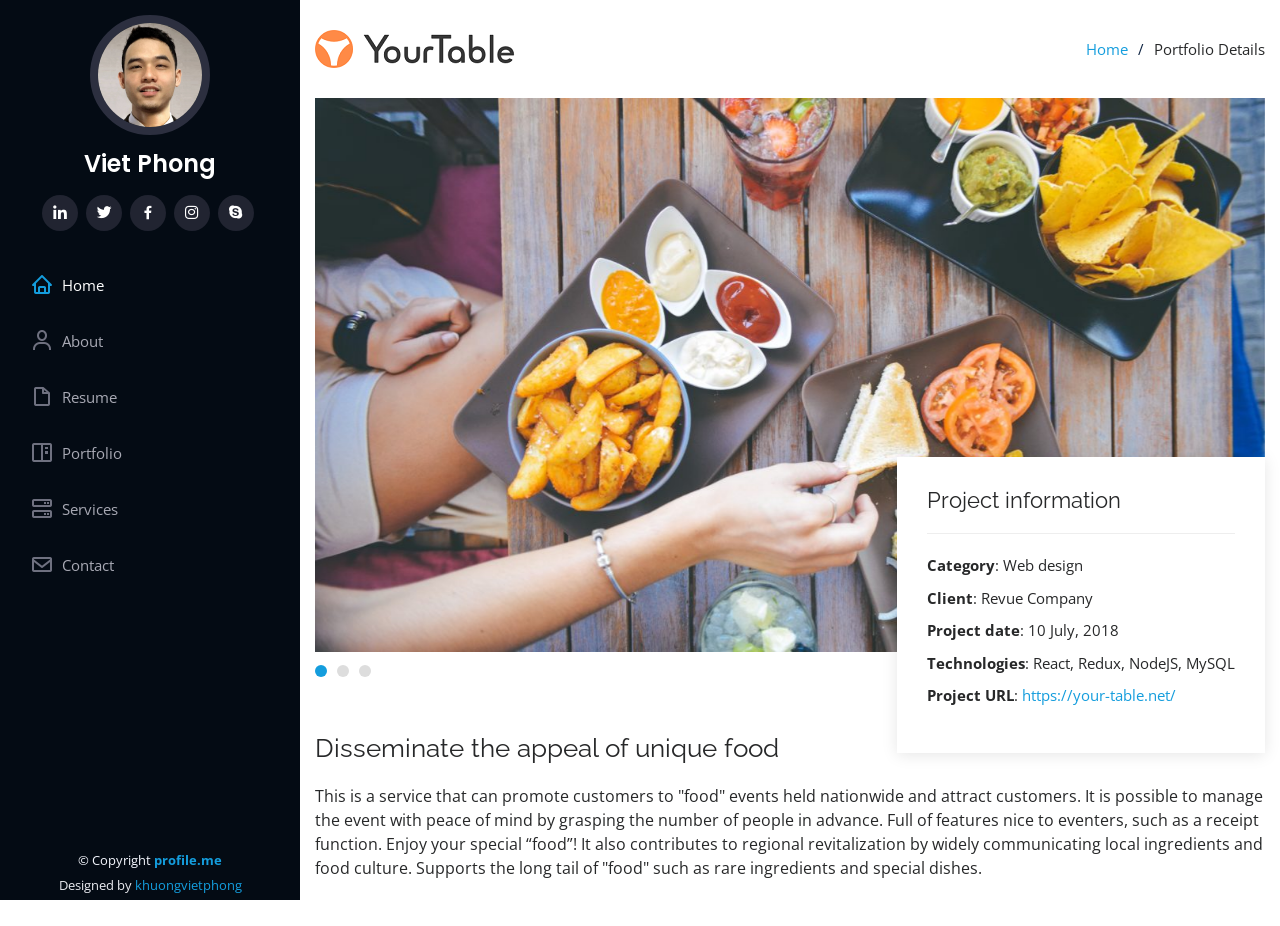
<file: portfolio-1-details.html>
﻿<!DOCTYPE html>
<html lang="en">
  <head>
    <meta charset="utf-8" />
    <meta content="width=device-width, initial-scale=1.0" name="viewport" />

    <title>Wiliamfeng - Portfolio Details</title>
    <meta content="" name="descriptison" />
    <meta content="" name="keywords" />

    <!-- Favicons -->
    <link href="assets\img\favicon.png" rel="icon" />
    <link href="assets\img\apple-touch-icon.png" rel="apple-touch-icon" />

    <!-- Google Fonts -->
    <link
      href="https://fonts.googleapis.com/css?family=Open+Sans:300,300i,400,400i,600,600i,700,700i|Raleway:300,300i,400,400i,500,500i,600,600i,700,700i|Poppins:300,300i,400,400i,500,500i,600,600i,700,700i"
      rel="stylesheet"
    />

    <!-- Vendor CSS Files -->
    <link
      href="assets\vendor\bootstrap\css\bootstrap.min.css"
      rel="stylesheet"
    />
    <link href="assets\vendor\icofont\icofont.min.css" rel="stylesheet" />
    <link href="assets\vendor\boxicons\css\boxicons.min.css" rel="stylesheet" />
    <link href="assets\vendor\venobox\venobox.css" rel="stylesheet" />
    <link
      href="assets\vendor\owl.carousel\assets\owl.carousel.min.css"
      rel="stylesheet"
    />
    <link href="assets\vendor\aos\aos.css" rel="stylesheet" />

    <!-- Template Main CSS File -->
    <link href="assets\css\style.css" rel="stylesheet" />

    <!-- =======================================================
  * Template Name: iPortfolio - v1.2.1
  * Template URL: https://devforum.info/frontend-template/
  * Author: DevForum.Info
  ======================================================== -->
  </head>

  <body>
    <!-- ======= Mobile nav toggle button ======= -->
    <button type="button" class="mobile-nav-toggle d-xl-none">
      <i class="icofont-navigation-menu"></i>
    </button>

    <!-- ======= Header ======= -->
    <header id="header">
      <div class="d-flex flex-column">
        <div class="profile">
          <img
            src="assets\img\avatar.jpg"
            alt=""
            class="img-fluid rounded-circle"
          />
          <h1 class="text-light"><a href="index.html">Viet Phong</a></h1>
          <div class="social-links mt-3 text-center">
            <a
              href="https://www.linkedin.com/in/viet-phong-6965911aa/"
              class="linkedin"
              target="blank"
              ><i class="bx bxl-linkedin"></i
            ></a>
            <a href="#" class="twitter"><i class="bx bxl-twitter"></i></a>
            <a href="#" class="facebook"><i class="bx bxl-facebook"></i></a>
            <a href="#" class="instagram"><i class="bx bxl-instagram"></i></a>
            <a href="#" class="google-plus"><i class="bx bxl-skype"></i></a>
          </div>
        </div>

        <nav class="nav-menu">
          <ul>
            <li class="active">
              <a href="index.html"
                ><i class="bx bx-home"></i> <span>Home</span></a
              >
            </li>
            <li>
              <a href="#about"><i class="bx bx-user"></i> <span>About</span></a>
            </li>
            <li>
              <a href="#resume"
                ><i class="bx bx-file-blank"></i> <span>Resume</span></a
              >
            </li>
            <li>
              <a href="#portfolio"
                ><i class="bx bx-book-content"></i> Portfolio</a
              >
            </li>
            <li>
              <a href="#services"><i class="bx bx-server"></i> Services</a>
            </li>
            <li>
              <a href="#contact"><i class="bx bx-envelope"></i> Contact</a>
            </li>
          </ul>
        </nav>
        <!-- .nav-menu -->
        <button type="button" class="mobile-nav-toggle d-xl-none">
          <i class="icofont-navigation-menu"></i>
        </button>
      </div>
    </header>
    <!-- End Header -->

    <main id="main">
      <!-- ======= Breadcrumbs ======= -->
      <section id="breadcrumbs" class="breadcrumbs">
        <div class="container">
          <div class="d-flex justify-content-between align-items-center">
            <img
              src="assets\img\portfolio\portfolio-1-logo.jpg"
              class="img-fluid"
              alt=""
            />
            <ol>
              <li><a href="index.html">Home</a></li>
              <li>Portfolio Details</li>
            </ol>
          </div>
        </div>
      </section>
      <!-- End Breadcrumbs -->

      <!-- ======= Portfolio Details Section ======= -->
      <section id="portfolio-details" class="portfolio-details">
        <div class="container">
          <div class="portfolio-details-container">
            <div class="owl-carousel portfolio-details-carousel">
              <img
                src="assets\img\portfolio\portfolio-details-11.jpg"
                class="img-fluid"
                alt=""
              />
              <img
                src="assets\img\portfolio\portfolio-details-12.jpg"
                class="img-fluid"
                alt=""
              />
              <img
                src="assets\img\portfolio\portfolio-details-13.jpg"
                class="img-fluid"
                alt=""
              />
            </div>

            <div class="portfolio-info">
              <h3>Project information</h3>
              <ul>
                <li><strong>Category</strong>: Web design</li>
                <li><strong>Client</strong>: Revue Company</li>
                <li><strong>Project date</strong>: 10 July, 2018</li>
                <li>
                  <strong>Technologies</strong>: React, Redux, NodeJS, MySQL
                </li>
                <li>
                  <strong>Project URL</strong>:
                  <a href="https://your-table.net/" target="_blank"
                    >https://your-table.net/</a
                  >
                </li>
              </ul>
            </div>
          </div>

          <div class="portfolio-description">
            <h2>Disseminate the appeal of unique food</h2>
            <p>
              This is a service that can promote customers to "food" events held
              nationwide and attract customers. It is possible to manage the
              event with peace of mind by grasping the number of people in
              advance. Full of features nice to eventers, such as a receipt
              function. Enjoy your special “food”! It also contributes to
              regional revitalization by widely communicating local ingredients
              and food culture. Supports the long tail of "food" such as rare
              ingredients and special dishes.
            </p>
          </div>
        </div>
      </section>
      <!-- End Portfolio Details Section -->
    </main>
    <!-- End #main -->

    <!-- ======= Footer ======= -->
    <footer id="footer">
      <div class="container">
        <div class="copyright">
          &copy; Copyright
          <strong><a href="">profile.me</a></strong>
        </div>
        <div class="credits">
          Designed by
          <a href="https://wiliamfeng.github.io/cv/">khuongvietphong</a>
        </div>
      </div>
    </footer>
    <!-- End  Footer -->

    <a href="#" class="back-to-top"><i class="icofont-simple-up"></i></a>

    <!-- Vendor JS Files -->
    <script src="assets\vendor\jquery\jquery.min.js"></script>
    <script src="assets\vendor\bootstrap\js\bootstrap.bundle.min.js"></script>
    <script src="assets\vendor\jquery.easing\jquery.easing.min.js"></script>
    <script src="assets\vendor\php-email-form\validate.js"></script>
    <script src="assets\vendor\waypoints\jquery.waypoints.min.js"></script>
    <script src="assets\vendor\counterup\counterup.min.js"></script>
    <script src="assets\vendor\isotope-layout\isotope.pkgd.min.js"></script>
    <script src="assets\vendor\venobox\venobox.min.js"></script>
    <script src="assets\vendor\owl.carousel\owl.carousel.min.js"></script>
    <script src="assets\vendor\typed.js\typed.min.js"></script>
    <script src="assets\vendor\aos\aos.js"></script>

    <!-- Template Main JS File -->
    <script src="assets\js\main.js"></script>
  </body>
</html>
</file>
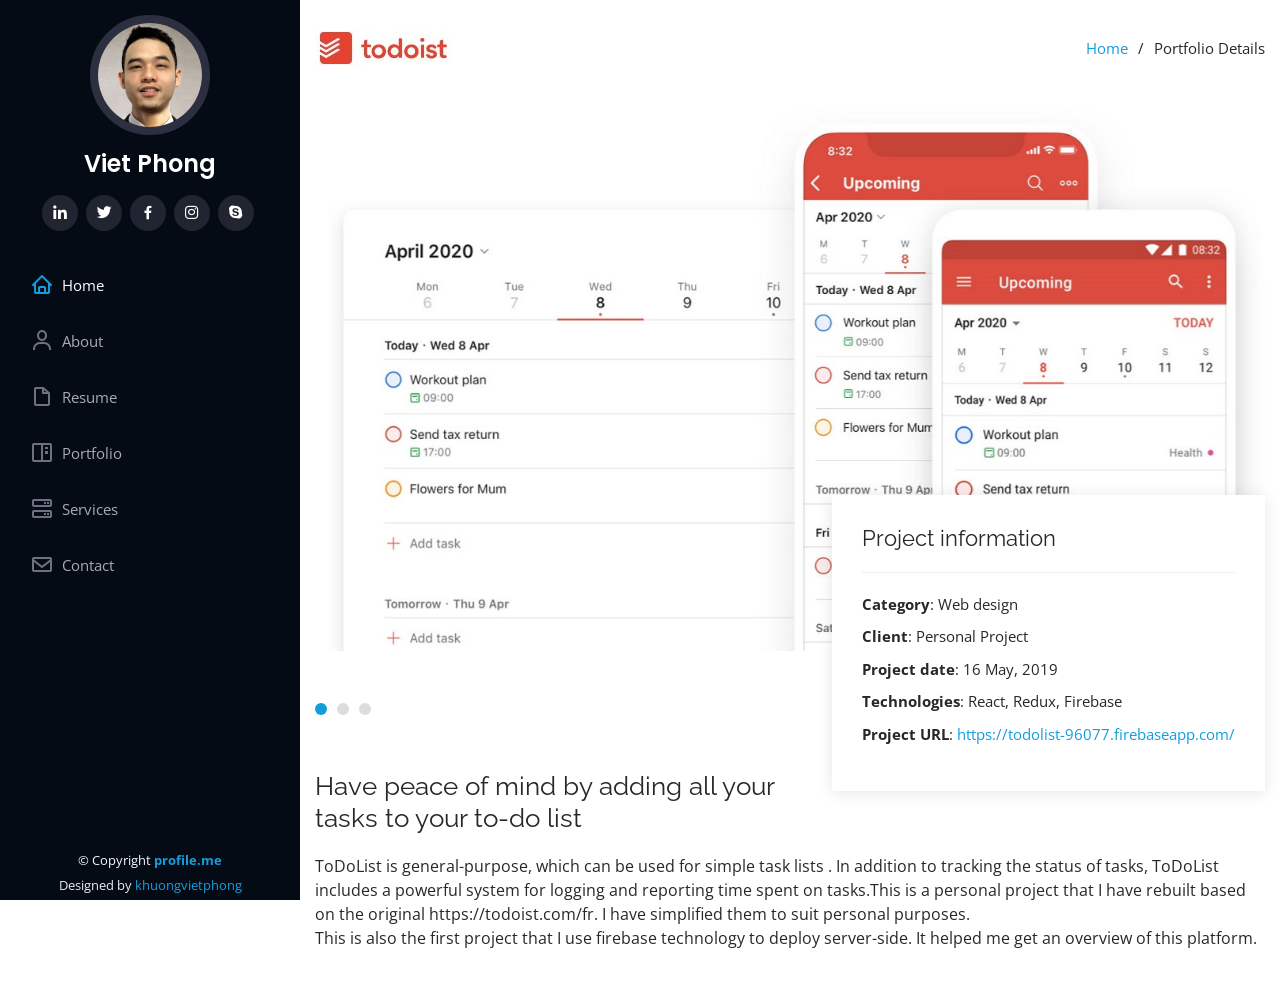
<file: portfolio-2-details.html>
﻿<!DOCTYPE html>
<html lang="en">
  <head>
    <meta charset="utf-8" />
    <meta content="width=device-width, initial-scale=1.0" name="viewport" />

    <title>Wiliamfeng - Portfolio Details</title>
    <meta content="" name="descriptison" />
    <meta content="" name="keywords" />

    <!-- Favicons -->
    <link href="assets\img\favicon.png" rel="icon" />
    <link href="assets\img\apple-touch-icon.png" rel="apple-touch-icon" />

    <!-- Google Fonts -->
    <link
      href="https://fonts.googleapis.com/css?family=Open+Sans:300,300i,400,400i,600,600i,700,700i|Raleway:300,300i,400,400i,500,500i,600,600i,700,700i|Poppins:300,300i,400,400i,500,500i,600,600i,700,700i"
      rel="stylesheet"
    />

    <!-- Vendor CSS Files -->
    <link
      href="assets\vendor\bootstrap\css\bootstrap.min.css"
      rel="stylesheet"
    />
    <link href="assets\vendor\icofont\icofont.min.css" rel="stylesheet" />
    <link href="assets\vendor\boxicons\css\boxicons.min.css" rel="stylesheet" />
    <link href="assets\vendor\venobox\venobox.css" rel="stylesheet" />
    <link
      href="assets\vendor\owl.carousel\assets\owl.carousel.min.css"
      rel="stylesheet"
    />
    <link href="assets\vendor\aos\aos.css" rel="stylesheet" />

    <!-- Template Main CSS File -->
    <link href="assets\css\style.css" rel="stylesheet" />

    <!-- =======================================================
  * Template Name: iPortfolio - v1.2.1
  * Template URL: https://devforum.info/frontend-template/
  * Author: DevForum.Info
  ======================================================== -->
  </head>

  <body>
    <!-- ======= Mobile nav toggle button ======= -->
    <button type="button" class="mobile-nav-toggle d-xl-none">
      <i class="icofont-navigation-menu"></i>
    </button>

    <!-- ======= Header ======= -->
    <header id="header">
      <div class="d-flex flex-column">
        <div class="profile">
          <img
            src="assets\img\avatar.jpg"
            alt=""
            class="img-fluid rounded-circle"
          />
          <h1 class="text-light"><a href="index.html">Viet Phong</a></h1>
          <div class="social-links mt-3 text-center">
            <a
              href="https://www.linkedin.com/in/viet-phong-6965911aa/"
              class="linkedin"
              target="blank"
              ><i class="bx bxl-linkedin"></i
            ></a>
            <a href="#" class="twitter"><i class="bx bxl-twitter"></i></a>
            <a href="#" class="facebook"><i class="bx bxl-facebook"></i></a>
            <a href="#" class="instagram"><i class="bx bxl-instagram"></i></a>
            <a href="#" class="google-plus"><i class="bx bxl-skype"></i></a>
          </div>
        </div>

        <nav class="nav-menu">
          <ul>
            <li class="active">
              <a href="index.html"
                ><i class="bx bx-home"></i> <span>Home</span></a
              >
            </li>
            <li>
              <a href="#about"><i class="bx bx-user"></i> <span>About</span></a>
            </li>
            <li>
              <a href="#resume"
                ><i class="bx bx-file-blank"></i> <span>Resume</span></a
              >
            </li>
            <li>
              <a href="#portfolio"
                ><i class="bx bx-book-content"></i> Portfolio</a
              >
            </li>
            <li>
              <a href="#services"><i class="bx bx-server"></i> Services</a>
            </li>
            <li>
              <a href="#contact"><i class="bx bx-envelope"></i> Contact</a>
            </li>
          </ul>
        </nav>
        <!-- .nav-menu -->
        <button type="button" class="mobile-nav-toggle d-xl-none">
          <i class="icofont-navigation-menu"></i>
        </button>
      </div>
    </header>
    <!-- End Header -->

    <main id="main">
      <!-- ======= Breadcrumbs ======= -->
      <section id="breadcrumbs" class="breadcrumbs">
        <div class="container">
          <div class="d-flex justify-content-between align-items-center">
            <img
              src="assets\img\portfolio\portfolio-2-logo.jpg"
              class="img-fluid"
              alt=""
            />
            <ol>
              <li><a href="index.html">Home</a></li>
              <li>Portfolio Details</li>
            </ol>
          </div>
        </div>
      </section>
      <!-- End Breadcrumbs -->

      <!-- ======= Portfolio Details Section ======= -->
      <section id="portfolio-details" class="portfolio-details">
        <div class="container">
          <div class="portfolio-details-container">
            <div class="owl-carousel portfolio-details-carousel">
              <img
                src="assets\img\portfolio\portfolio-details-21.jpg"
                class="img-fluid"
                alt=""
              />
              <img
                src="assets\img\portfolio\portfolio-details-22.jpg"
                class="img-fluid"
                alt=""
              />
              <img
                src="assets\img\portfolio\portfolio-details-23.jpg"
                class="img-fluid"
                alt=""
              />
            </div>

            <div class="portfolio-info">
              <h3>Project information</h3>
              <ul>
                <li><strong>Category</strong>: Web design</li>
                <li><strong>Client</strong>: Personal Project</li>
                <li><strong>Project date</strong>: 16 May, 2019</li>
                <li><strong>Technologies</strong>: React, Redux, Firebase</li>
                <li>
                  <strong>Project URL</strong>:
                  <a
                    href="https://todolist-96077.firebaseapp.com/"
                    target="_blank"
                    >https://todolist-96077.firebaseapp.com/</a
                  >
                </li>
              </ul>
            </div>
          </div>

          <div class="portfolio-description">
            <h2>
              Have peace of mind by adding all your tasks to your to-do list
            </h2>
            <p>
              ToDoList is general-purpose, which can be used for simple task
              lists . In addition to tracking the status of tasks, ToDoList
              includes a powerful system for logging and reporting time spent on
              tasks.This is a personal project that I have rebuilt based on the
              original https://todoist.com/fr. I have simplified them to suit
              personal purposes.<br />
              This is also the first project that I use firebase technology to
              deploy server-side. It helped me get an overview of this platform.
            </p>
          </div>
        </div>
      </section>
      <!-- End Portfolio Details Section -->
    </main>
    <!-- End #main -->

    <!-- ======= Footer ======= -->
    <footer id="footer">
      <div class="container">
        <div class="copyright">
          &copy; Copyright
          <strong><a href="">profile.me</a></strong>
        </div>
        <div class="credits">
          Designed by
          <a href="https://wiliamfeng.github.io/cv/">khuongvietphong</a>
        </div>
      </div>
    </footer>
    <!-- End  Footer -->

    <a href="#" class="back-to-top"><i class="icofont-simple-up"></i></a>

    <!-- Vendor JS Files -->
    <script src="assets\vendor\jquery\jquery.min.js"></script>
    <script src="assets\vendor\bootstrap\js\bootstrap.bundle.min.js"></script>
    <script src="assets\vendor\jquery.easing\jquery.easing.min.js"></script>
    <script src="assets\vendor\php-email-form\validate.js"></script>
    <script src="assets\vendor\waypoints\jquery.waypoints.min.js"></script>
    <script src="assets\vendor\counterup\counterup.min.js"></script>
    <script src="assets\vendor\isotope-layout\isotope.pkgd.min.js"></script>
    <script src="assets\vendor\venobox\venobox.min.js"></script>
    <script src="assets\vendor\owl.carousel\owl.carousel.min.js"></script>
    <script src="assets\vendor\typed.js\typed.min.js"></script>
    <script src="assets\vendor\aos\aos.js"></script>

    <!-- Template Main JS File -->
    <script src="assets\js\main.js"></script>
  </body>
</html>
</file>
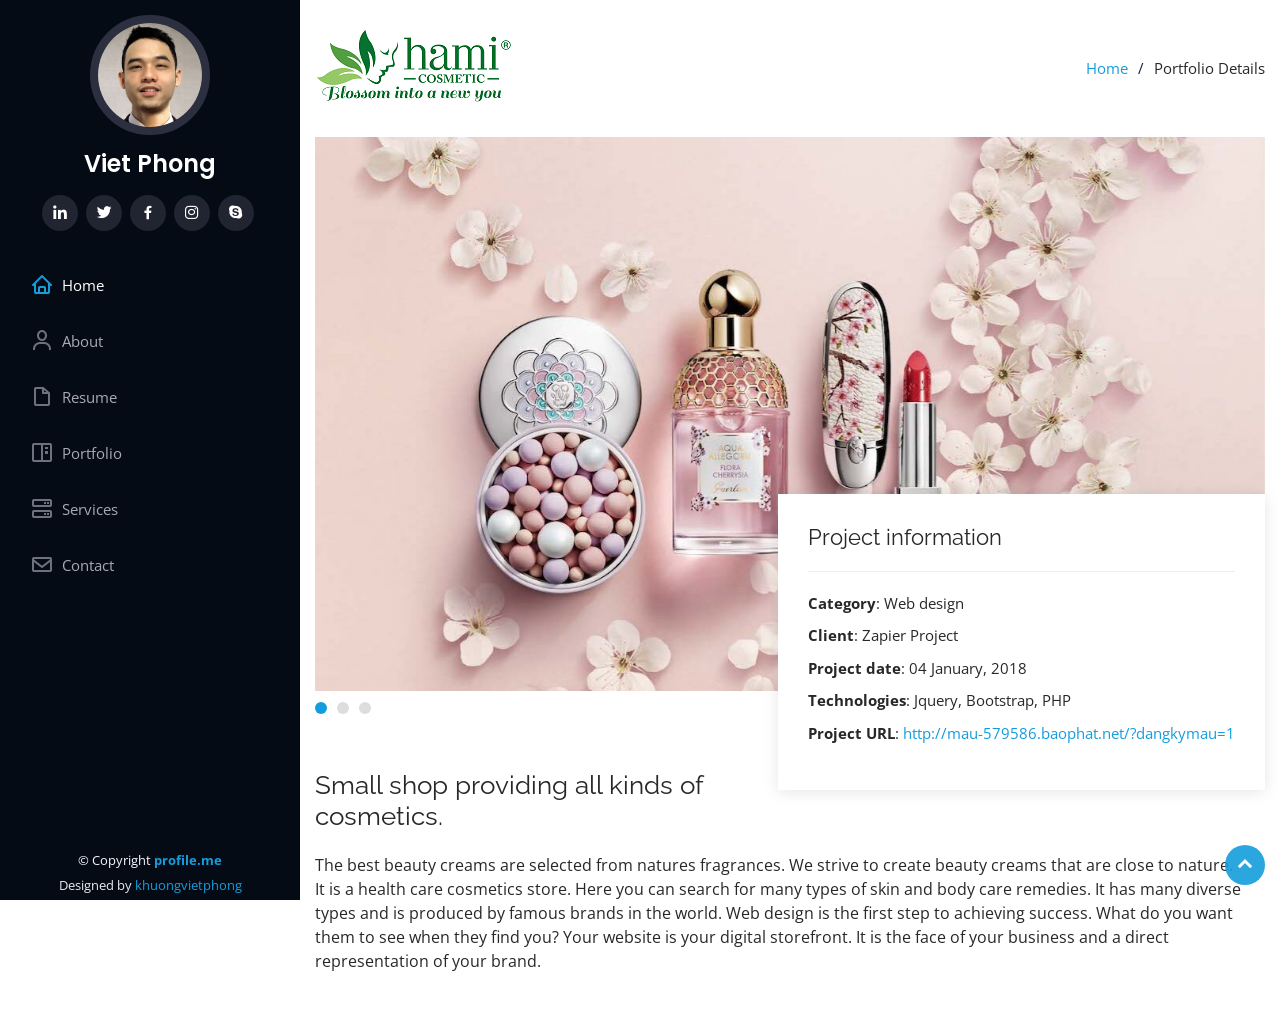
<file: portfolio-3-details.html>
﻿<!DOCTYPE html>
<html lang="en">
  <head>
    <meta charset="utf-8" />
    <meta content="width=device-width, initial-scale=1.0" name="viewport" />

    <title>Wiliamfeng - Portfolio Details</title>
    <meta content="" name="descriptison" />
    <meta content="" name="keywords" />

    <!-- Favicons -->
    <link href="assets\img\favicon.png" rel="icon" />
    <link href="assets\img\apple-touch-icon.png" rel="apple-touch-icon" />

    <!-- Google Fonts -->
    <link
      href="https://fonts.googleapis.com/css?family=Open+Sans:300,300i,400,400i,600,600i,700,700i|Raleway:300,300i,400,400i,500,500i,600,600i,700,700i|Poppins:300,300i,400,400i,500,500i,600,600i,700,700i"
      rel="stylesheet"
    />

    <!-- Vendor CSS Files -->
    <link
      href="assets\vendor\bootstrap\css\bootstrap.min.css"
      rel="stylesheet"
    />
    <link href="assets\vendor\icofont\icofont.min.css" rel="stylesheet" />
    <link href="assets\vendor\boxicons\css\boxicons.min.css" rel="stylesheet" />
    <link href="assets\vendor\venobox\venobox.css" rel="stylesheet" />
    <link
      href="assets\vendor\owl.carousel\assets\owl.carousel.min.css"
      rel="stylesheet"
    />
    <link href="assets\vendor\aos\aos.css" rel="stylesheet" />

    <!-- Template Main CSS File -->
    <link href="assets\css\style.css" rel="stylesheet" />

    <!-- =======================================================
  * Template Name: iPortfolio - v1.2.1
  * Template URL: https://devforum.info/frontend-template/
  * Author: DevForum.Info
  ======================================================== -->
  </head>

  <body>
    <!-- ======= Mobile nav toggle button ======= -->
    <button type="button" class="mobile-nav-toggle d-xl-none">
      <i class="icofont-navigation-menu"></i>
    </button>

    <!-- ======= Header ======= -->
    <header id="header">
      <div class="d-flex flex-column">
        <div class="profile">
          <img
            src="assets\img\avatar.jpg"
            alt=""
            class="img-fluid rounded-circle"
          />
          <h1 class="text-light"><a href="index.html">Viet Phong</a></h1>
          <div class="social-links mt-3 text-center">
            <a
              href="https://www.linkedin.com/in/viet-phong-6965911aa/"
              class="linkedin"
              target="blank"
              ><i class="bx bxl-linkedin"></i
            ></a>
            <a href="#" class="twitter"><i class="bx bxl-twitter"></i></a>
            <a href="#" class="facebook"><i class="bx bxl-facebook"></i></a>
            <a href="#" class="instagram"><i class="bx bxl-instagram"></i></a>
            <a href="#" class="google-plus"><i class="bx bxl-skype"></i></a>
          </div>
        </div>

        <nav class="nav-menu">
          <ul>
            <li class="active">
              <a href="index.html"
                ><i class="bx bx-home"></i> <span>Home</span></a
              >
            </li>
            <li>
              <a href="#about"><i class="bx bx-user"></i> <span>About</span></a>
            </li>
            <li>
              <a href="#resume"
                ><i class="bx bx-file-blank"></i> <span>Resume</span></a
              >
            </li>
            <li>
              <a href="#portfolio"
                ><i class="bx bx-book-content"></i> Portfolio</a
              >
            </li>
            <li>
              <a href="#services"><i class="bx bx-server"></i> Services</a>
            </li>
            <li>
              <a href="#contact"><i class="bx bx-envelope"></i> Contact</a>
            </li>
          </ul>
        </nav>
        <!-- .nav-menu -->
        <button type="button" class="mobile-nav-toggle d-xl-none">
          <i class="icofont-navigation-menu"></i>
        </button>
      </div>
    </header>
    <!-- End Header -->

    <main id="main">
      <!-- ======= Breadcrumbs ======= -->
      <section id="breadcrumbs" class="breadcrumbs">
        <div class="container">
          <div class="d-flex justify-content-between align-items-center">
            <img
              src="assets\img\portfolio\portfolio-3-logo.jpg"
              class="img-fluid"
              alt=""
            />
            <ol>
              <li><a href="index.html">Home</a></li>
              <li>Portfolio Details</li>
            </ol>
          </div>
        </div>
      </section>
      <!-- End Breadcrumbs -->

      <!-- ======= Portfolio Details Section ======= -->
      <section id="portfolio-details" class="portfolio-details">
        <div class="container">
          <div class="portfolio-details-container">
            <div class="owl-carousel portfolio-details-carousel">
              <img
                src="assets\img\portfolio\portfolio-details-31.jpg"
                class="img-fluid"
                alt=""
              />
              <img
                src="assets\img\portfolio\portfolio-details-32.jpg"
                class="img-fluid"
                alt=""
              />
              <img
                src="assets\img\portfolio\portfolio-details-33.jpg"
                class="img-fluid"
                alt=""
              />
            </div>

            <div class="portfolio-info">
              <h3>Project information</h3>
              <ul>
                <li><strong>Category</strong>: Web design</li>
                <li><strong>Client</strong>: Zapier Project</li>
                <li><strong>Project date</strong>: 04 January, 2018</li>
                <li><strong>Technologies</strong>: Jquery, Bootstrap, PHP</li>
                <li>
                  <strong>Project URL</strong>:
                  <a
                    href="http://mau-579586.baophat.net/?dangkymau=1"
                    target="_blank"
                    >http://mau-579586.baophat.net/?dangkymau=1</a
                  >
                </li>
              </ul>
            </div>
          </div>

          <div class="portfolio-description">
            <h2>
              Small shop providing all kinds of cosmetics.
            </h2>
            <p>
              The best beauty creams are selected from natures fragrances. We
              strive to create beauty creams that are close to nature.<br />
              It is a health care cosmetics store. Here you can search for many
              types of skin and body care remedies. It has many diverse types
              and is produced by famous brands in the world. Web design is the
              first step to achieving success. What do you want them to see when
              they find you? Your website is your digital storefront. It is the
              face of your business and a direct representation of your brand.
            </p>
          </div>
        </div>
      </section>
      <!-- End Portfolio Details Section -->
    </main>
    <!-- End #main -->

    <!-- ======= Footer ======= -->
    <footer id="footer">
      <div class="container">
        <div class="copyright">
          &copy; Copyright
          <strong><a href="">profile.me</a></strong>
        </div>
        <div class="credits">
          Designed by
          <a href="https://wiliamfeng.github.io/cv/">khuongvietphong</a>
        </div>
      </div>
    </footer>
    <!-- End  Footer -->

    <a href="#" class="back-to-top"><i class="icofont-simple-up"></i></a>

    <!-- Vendor JS Files -->
    <script src="assets\vendor\jquery\jquery.min.js"></script>
    <script src="assets\vendor\bootstrap\js\bootstrap.bundle.min.js"></script>
    <script src="assets\vendor\jquery.easing\jquery.easing.min.js"></script>
    <script src="assets\vendor\php-email-form\validate.js"></script>
    <script src="assets\vendor\waypoints\jquery.waypoints.min.js"></script>
    <script src="assets\vendor\counterup\counterup.min.js"></script>
    <script src="assets\vendor\isotope-layout\isotope.pkgd.min.js"></script>
    <script src="assets\vendor\venobox\venobox.min.js"></script>
    <script src="assets\vendor\owl.carousel\owl.carousel.min.js"></script>
    <script src="assets\vendor\typed.js\typed.min.js"></script>
    <script src="assets\vendor\aos\aos.js"></script>

    <!-- Template Main JS File -->
    <script src="assets\js\main.js"></script>
  </body>
</html>
</file>
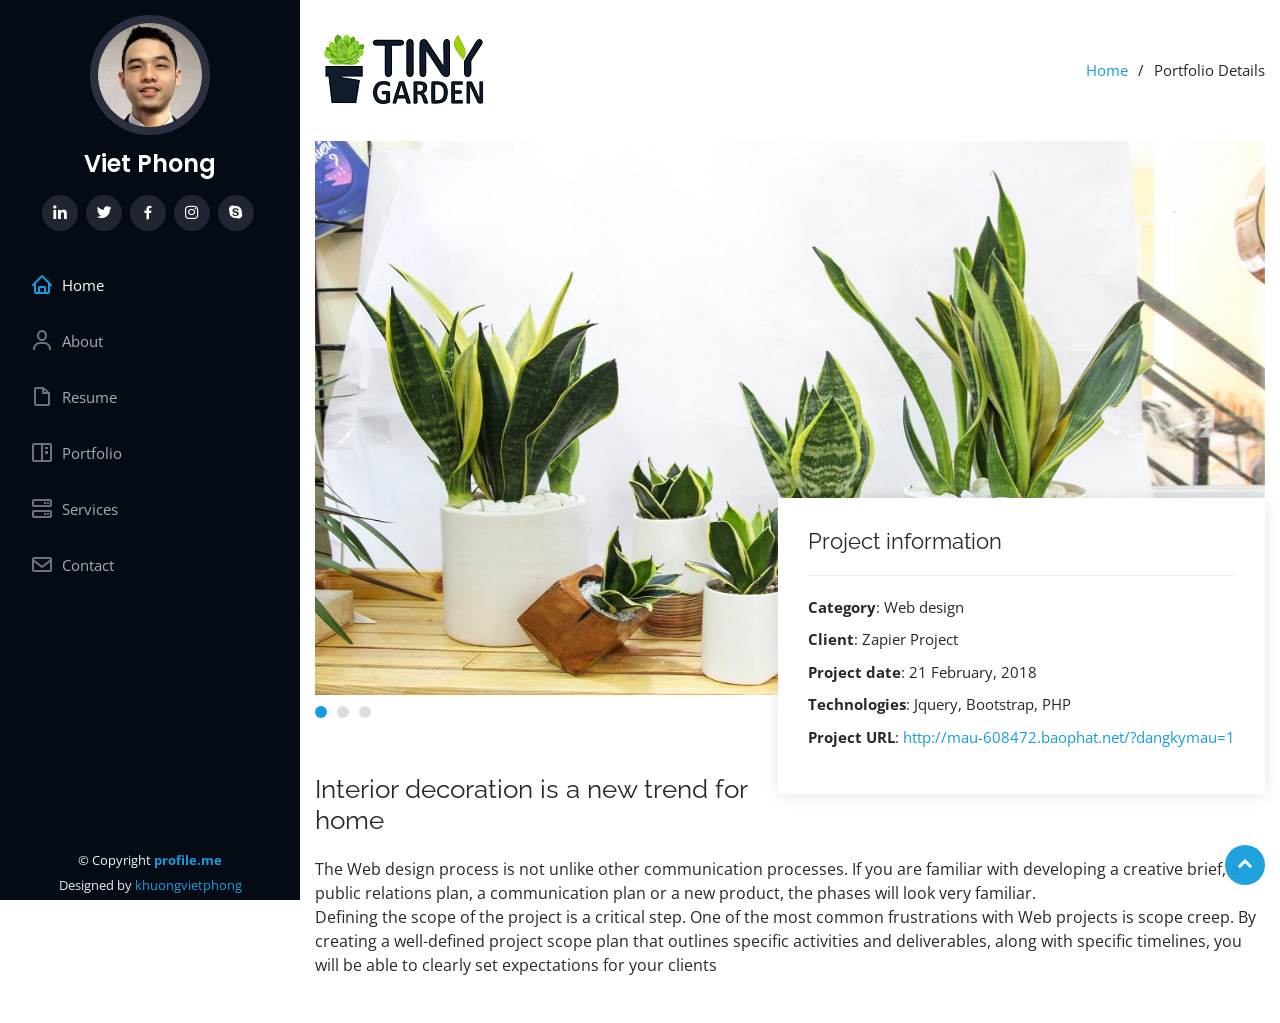
<file: portfolio-4-details.html>
﻿<!DOCTYPE html>
<html lang="en">
  <head>
    <meta charset="utf-8" />
    <meta content="width=device-width, initial-scale=1.0" name="viewport" />

    <title>Wiliamfeng - Portfolio Details</title>
    <meta content="" name="descriptison" />
    <meta content="" name="keywords" />

    <!-- Favicons -->
    <link href="assets\img\favicon.png" rel="icon" />
    <link href="assets\img\apple-touch-icon.png" rel="apple-touch-icon" />

    <!-- Google Fonts -->
    <link
      href="https://fonts.googleapis.com/css?family=Open+Sans:300,300i,400,400i,600,600i,700,700i|Raleway:300,300i,400,400i,500,500i,600,600i,700,700i|Poppins:300,300i,400,400i,500,500i,600,600i,700,700i"
      rel="stylesheet"
    />

    <!-- Vendor CSS Files -->
    <link
      href="assets\vendor\bootstrap\css\bootstrap.min.css"
      rel="stylesheet"
    />
    <link href="assets\vendor\icofont\icofont.min.css" rel="stylesheet" />
    <link href="assets\vendor\boxicons\css\boxicons.min.css" rel="stylesheet" />
    <link href="assets\vendor\venobox\venobox.css" rel="stylesheet" />
    <link
      href="assets\vendor\owl.carousel\assets\owl.carousel.min.css"
      rel="stylesheet"
    />
    <link href="assets\vendor\aos\aos.css" rel="stylesheet" />

    <!-- Template Main CSS File -->
    <link href="assets\css\style.css" rel="stylesheet" />

    <!-- =======================================================
  * Template Name: iPortfolio - v1.2.1
  * Template URL: https://devforum.info/frontend-template/
  * Author: DevForum.Info
  ======================================================== -->
  </head>

  <body>
    <!-- ======= Mobile nav toggle button ======= -->
    <button type="button" class="mobile-nav-toggle d-xl-none">
      <i class="icofont-navigation-menu"></i>
    </button>

    <!-- ======= Header ======= -->
    <header id="header">
      <div class="d-flex flex-column">
        <div class="profile">
          <img
            src="assets\img\avatar.jpg"
            alt=""
            class="img-fluid rounded-circle"
          />
          <h1 class="text-light"><a href="index.html">Viet Phong</a></h1>
          <div class="social-links mt-3 text-center">
            <a
              href="https://www.linkedin.com/in/viet-phong-6965911aa/"
              class="linkedin"
              target="blank"
              ><i class="bx bxl-linkedin"></i
            ></a>
            <a href="#" class="twitter"><i class="bx bxl-twitter"></i></a>
            <a href="#" class="facebook"><i class="bx bxl-facebook"></i></a>
            <a href="#" class="instagram"><i class="bx bxl-instagram"></i></a>
            <a href="#" class="google-plus"><i class="bx bxl-skype"></i></a>
          </div>
        </div>

        <nav class="nav-menu">
          <ul>
            <li class="active">
              <a href="index.html"
                ><i class="bx bx-home"></i> <span>Home</span></a
              >
            </li>
            <li>
              <a href="#about"><i class="bx bx-user"></i> <span>About</span></a>
            </li>
            <li>
              <a href="#resume"
                ><i class="bx bx-file-blank"></i> <span>Resume</span></a
              >
            </li>
            <li>
              <a href="#portfolio"
                ><i class="bx bx-book-content"></i> Portfolio</a
              >
            </li>
            <li>
              <a href="#services"><i class="bx bx-server"></i> Services</a>
            </li>
            <li>
              <a href="#contact"><i class="bx bx-envelope"></i> Contact</a>
            </li>
          </ul>
        </nav>
        <!-- .nav-menu -->
        <button type="button" class="mobile-nav-toggle d-xl-none">
          <i class="icofont-navigation-menu"></i>
        </button>
      </div>
    </header>
    <!-- End Header -->

    <main id="main">
      <!-- ======= Breadcrumbs ======= -->
      <section id="breadcrumbs" class="breadcrumbs">
        <div class="container">
          <div class="d-flex justify-content-between align-items-center">
            <img
              src="assets\img\portfolio\portfolio-4-logo.jpg"
              class="img-fluid"
              alt=""
            />
            <ol>
              <li><a href="index.html">Home</a></li>
              <li>Portfolio Details</li>
            </ol>
          </div>
        </div>
      </section>
      <!-- End Breadcrumbs -->

      <!-- ======= Portfolio Details Section ======= -->
      <section id="portfolio-details" class="portfolio-details">
        <div class="container">
          <div class="portfolio-details-container">
            <div class="owl-carousel portfolio-details-carousel">
              <img
                src="assets\img\portfolio\portfolio-details-41.jpg"
                class="img-fluid"
                alt=""
              />
              <img
                src="assets\img\portfolio\portfolio-details-42.jpg"
                class="img-fluid"
                alt=""
              />
              <img
                src="assets\img\portfolio\portfolio-details-43.jpg"
                class="img-fluid"
                alt=""
              />
            </div>

            <div class="portfolio-info">
              <h3>Project information</h3>
              <ul>
                <li><strong>Category</strong>: Web design</li>
                <li><strong>Client</strong>: Zapier Project</li>
                <li><strong>Project date</strong>: 21 February, 2018</li>
                <li><strong>Technologies</strong>: Jquery, Bootstrap, PHP</li>
                <li>
                  <strong>Project URL</strong>:
                  <a
                    href="http://mau-608472.baophat.net/?dangkymau=1"
                    target="_blank"
                    >http://mau-608472.baophat.net/?dangkymau=1</a
                  >
                </li>
              </ul>
            </div>
          </div>

          <div class="portfolio-description">
            <h2>
              Interior decoration is a new trend for home
            </h2>
            <p>
              The Web design process is not unlike other communication
              processes. If you are familiar with developing a creative brief, a
              public relations plan, a communication plan or a new product, the
              phases will look very familiar.<br />
              Defining the scope of the project is a critical step. One of the
              most common frustrations with Web projects is scope creep. By
              creating a well-defined project scope plan that outlines specific
              activities and deliverables, along with specific timelines, you
              will be able to clearly set expectations for your clients
            </p>
          </div>
        </div>
      </section>
      <!-- End Portfolio Details Section -->
    </main>
    <!-- End #main -->

    <!-- ======= Footer ======= -->
    <footer id="footer">
      <div class="container">
        <div class="copyright">
          &copy; Copyright
          <strong><a href="">profile.me</a></strong>
        </div>
        <div class="credits">
          Designed by
          <a href="https://wiliamfeng.github.io/cv/">khuongvietphong</a>
        </div>
      </div>
    </footer>
    <!-- End  Footer -->

    <a href="#" class="back-to-top"><i class="icofont-simple-up"></i></a>

    <!-- Vendor JS Files -->
    <script src="assets\vendor\jquery\jquery.min.js"></script>
    <script src="assets\vendor\bootstrap\js\bootstrap.bundle.min.js"></script>
    <script src="assets\vendor\jquery.easing\jquery.easing.min.js"></script>
    <script src="assets\vendor\php-email-form\validate.js"></script>
    <script src="assets\vendor\waypoints\jquery.waypoints.min.js"></script>
    <script src="assets\vendor\counterup\counterup.min.js"></script>
    <script src="assets\vendor\isotope-layout\isotope.pkgd.min.js"></script>
    <script src="assets\vendor\venobox\venobox.min.js"></script>
    <script src="assets\vendor\owl.carousel\owl.carousel.min.js"></script>
    <script src="assets\vendor\typed.js\typed.min.js"></script>
    <script src="assets\vendor\aos\aos.js"></script>

    <!-- Template Main JS File -->
    <script src="assets\js\main.js"></script>
  </body>
</html>
</file>
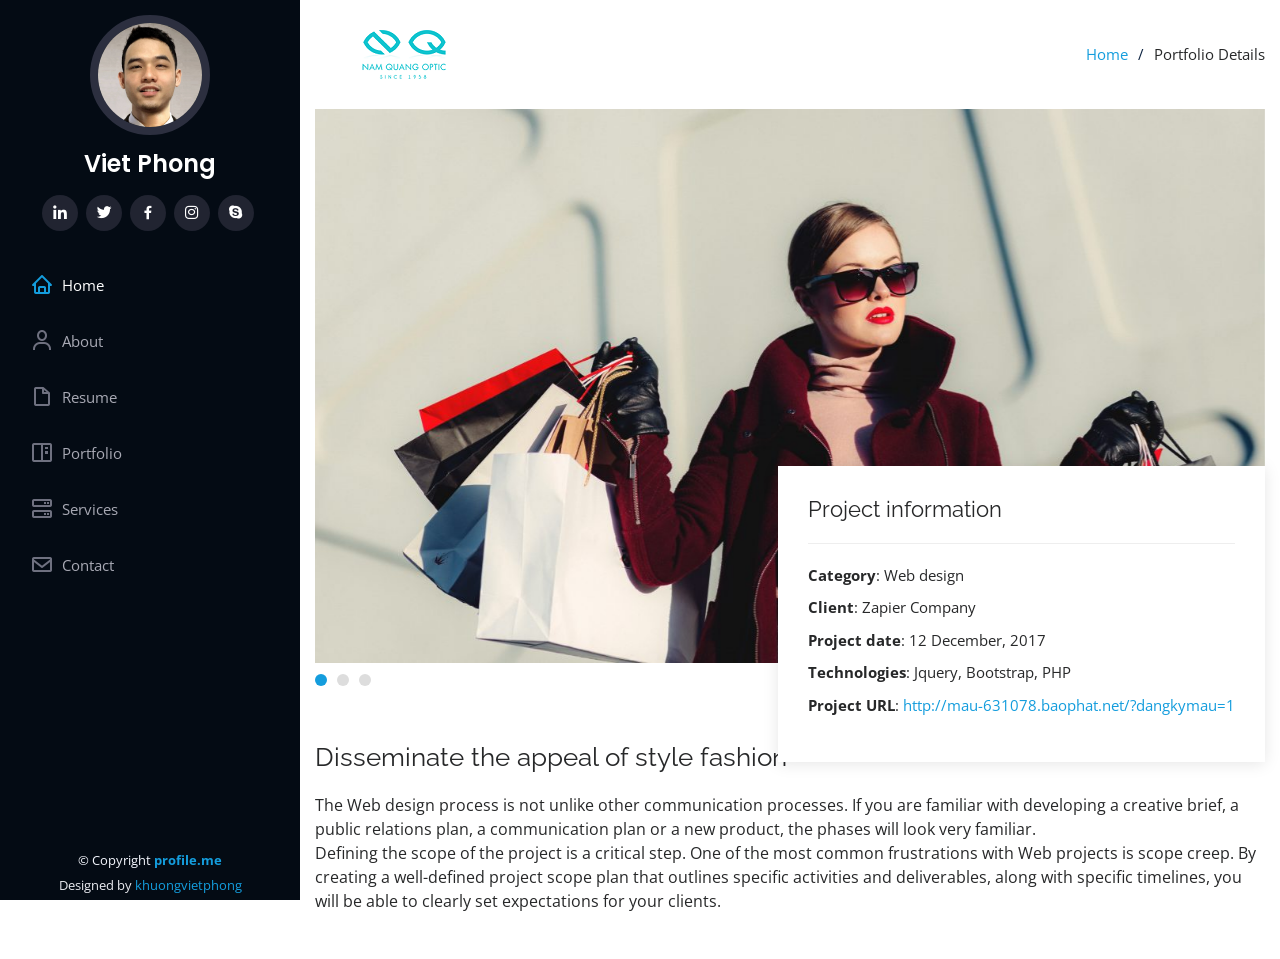
<file: portfolio-5-details.html>
﻿<!DOCTYPE html>
<html lang="en">
  <head>
    <meta charset="utf-8" />
    <meta content="width=device-width, initial-scale=1.0" name="viewport" />

    <title>Wiliamfeng - Portfolio Details</title>
    <meta content="" name="descriptison" />
    <meta content="" name="keywords" />

    <!-- Favicons -->
    <link href="assets\img\favicon.png" rel="icon" />
    <link href="assets\img\apple-touch-icon.png" rel="apple-touch-icon" />

    <!-- Google Fonts -->
    <link
      href="https://fonts.googleapis.com/css?family=Open+Sans:300,300i,400,400i,600,600i,700,700i|Raleway:300,300i,400,400i,500,500i,600,600i,700,700i|Poppins:300,300i,400,400i,500,500i,600,600i,700,700i"
      rel="stylesheet"
    />

    <!-- Vendor CSS Files -->
    <link
      href="assets\vendor\bootstrap\css\bootstrap.min.css"
      rel="stylesheet"
    />
    <link href="assets\vendor\icofont\icofont.min.css" rel="stylesheet" />
    <link href="assets\vendor\boxicons\css\boxicons.min.css" rel="stylesheet" />
    <link href="assets\vendor\venobox\venobox.css" rel="stylesheet" />
    <link
      href="assets\vendor\owl.carousel\assets\owl.carousel.min.css"
      rel="stylesheet"
    />
    <link href="assets\vendor\aos\aos.css" rel="stylesheet" />

    <!-- Template Main CSS File -->
    <link href="assets\css\style.css" rel="stylesheet" />

    <!-- =======================================================
  * Template Name: iPortfolio - v1.2.1
  * Template URL: https://devforum.info/frontend-template/
  * Author: DevForum.Info
  ======================================================== -->
  </head>

  <body>
    <!-- ======= Mobile nav toggle button ======= -->
    <button type="button" class="mobile-nav-toggle d-xl-none">
      <i class="icofont-navigation-menu"></i>
    </button>

    <!-- ======= Header ======= -->
    <header id="header">
      <div class="d-flex flex-column">
        <div class="profile">
          <img
            src="assets\img\avatar.jpg"
            alt=""
            class="img-fluid rounded-circle"
          />
          <h1 class="text-light"><a href="index.html">Viet Phong</a></h1>
          <div class="social-links mt-3 text-center">
            <a
              href="https://www.linkedin.com/in/viet-phong-6965911aa/"
              class="linkedin"
              target="blank"
              ><i class="bx bxl-linkedin"></i
            ></a>
            <a href="#" class="twitter"><i class="bx bxl-twitter"></i></a>
            <a href="#" class="facebook"><i class="bx bxl-facebook"></i></a>
            <a href="#" class="instagram"><i class="bx bxl-instagram"></i></a>
            <a href="#" class="google-plus"><i class="bx bxl-skype"></i></a>
          </div>
        </div>

        <nav class="nav-menu">
          <ul>
            <li class="active">
              <a href="index.html"
                ><i class="bx bx-home"></i> <span>Home</span></a
              >
            </li>
            <li>
              <a href="#about"><i class="bx bx-user"></i> <span>About</span></a>
            </li>
            <li>
              <a href="#resume"
                ><i class="bx bx-file-blank"></i> <span>Resume</span></a
              >
            </li>
            <li>
              <a href="#portfolio"
                ><i class="bx bx-book-content"></i> Portfolio</a
              >
            </li>
            <li>
              <a href="#services"><i class="bx bx-server"></i> Services</a>
            </li>
            <li>
              <a href="#contact"><i class="bx bx-envelope"></i> Contact</a>
            </li>
          </ul>
        </nav>
        <!-- .nav-menu -->
        <button type="button" class="mobile-nav-toggle d-xl-none">
          <i class="icofont-navigation-menu"></i>
        </button>
      </div>
    </header>
    <!-- End Header -->

    <main id="main">
      <!-- ======= Breadcrumbs ======= -->
      <section id="breadcrumbs" class="breadcrumbs">
        <div class="container">
          <div class="d-flex justify-content-between align-items-center">
            <img
              src="assets\img\portfolio\portfolio-5-logo.jpg"
              class="img-fluid"
              alt=""
            />
            <ol>
              <li><a href="index.html">Home</a></li>
              <li>Portfolio Details</li>
            </ol>
          </div>
        </div>
      </section>
      <!-- End Breadcrumbs -->

      <!-- ======= Portfolio Details Section ======= -->
      <section id="portfolio-details" class="portfolio-details">
        <div class="container">
          <div class="portfolio-details-container">
            <div class="owl-carousel portfolio-details-carousel">
              <img
                src="assets\img\portfolio\portfolio-details-51.jpg"
                class="img-fluid"
                alt=""
              />
              <img
                src="assets\img\portfolio\portfolio-details-52.jpg"
                class="img-fluid"
                alt=""
              />
              <img
                src="assets\img\portfolio\portfolio-details-53.jpg"
                class="img-fluid"
                alt=""
              />
            </div>

            <div class="portfolio-info">
              <h3>Project information</h3>
              <ul>
                <li><strong>Category</strong>: Web design</li>
                <li><strong>Client</strong>: Zapier Company</li>
                <li><strong>Project date</strong>: 12 December, 2017</li>
                <li><strong>Technologies</strong>: Jquery, Bootstrap, PHP</li>
                <li>
                  <strong>Project URL</strong>:
                  <a
                    href="http://mau-631078.baophat.net/?dangkymau=1"
                    target="_blank"
                    >http://mau-631078.baophat.net/?dangkymau=1</a
                  >
                </li>
              </ul>
            </div>
          </div>

          <div class="portfolio-description">
            <h2>Disseminate the appeal of style fashion</h2>
            <p>
              The Web design process is not unlike other communication
              processes. If you are familiar with developing a creative brief, a
              public relations plan, a communication plan or a new product, the
              phases will look very familiar.<br />
              Defining the scope of the project is a critical step. One of the
              most common frustrations with Web projects is scope creep. By
              creating a well-defined project scope plan that outlines specific
              activities and deliverables, along with specific timelines, you
              will be able to clearly set expectations for your clients.
            </p>
          </div>
        </div>
      </section>
      <!-- End Portfolio Details Section -->
    </main>
    <!-- End #main -->

    <!-- ======= Footer ======= -->
    <footer id="footer">
      <div class="container">
        <div class="copyright">
          &copy; Copyright
          <strong><a href="">profile.me</a></strong>
        </div>
        <div class="credits">
          Designed by
          <a href="https://wiliamfeng.github.io/cv/">khuongvietphong</a>
        </div>
      </div>
    </footer>
    <!-- End  Footer -->

    <a href="#" class="back-to-top"><i class="icofont-simple-up"></i></a>

    <!-- Vendor JS Files -->
    <script src="assets\vendor\jquery\jquery.min.js"></script>
    <script src="assets\vendor\bootstrap\js\bootstrap.bundle.min.js"></script>
    <script src="assets\vendor\jquery.easing\jquery.easing.min.js"></script>
    <script src="assets\vendor\php-email-form\validate.js"></script>
    <script src="assets\vendor\waypoints\jquery.waypoints.min.js"></script>
    <script src="assets\vendor\counterup\counterup.min.js"></script>
    <script src="assets\vendor\isotope-layout\isotope.pkgd.min.js"></script>
    <script src="assets\vendor\venobox\venobox.min.js"></script>
    <script src="assets\vendor\owl.carousel\owl.carousel.min.js"></script>
    <script src="assets\vendor\typed.js\typed.min.js"></script>
    <script src="assets\vendor\aos\aos.js"></script>

    <!-- Template Main JS File -->
    <script src="assets\js\main.js"></script>
  </body>
</html>
</file>
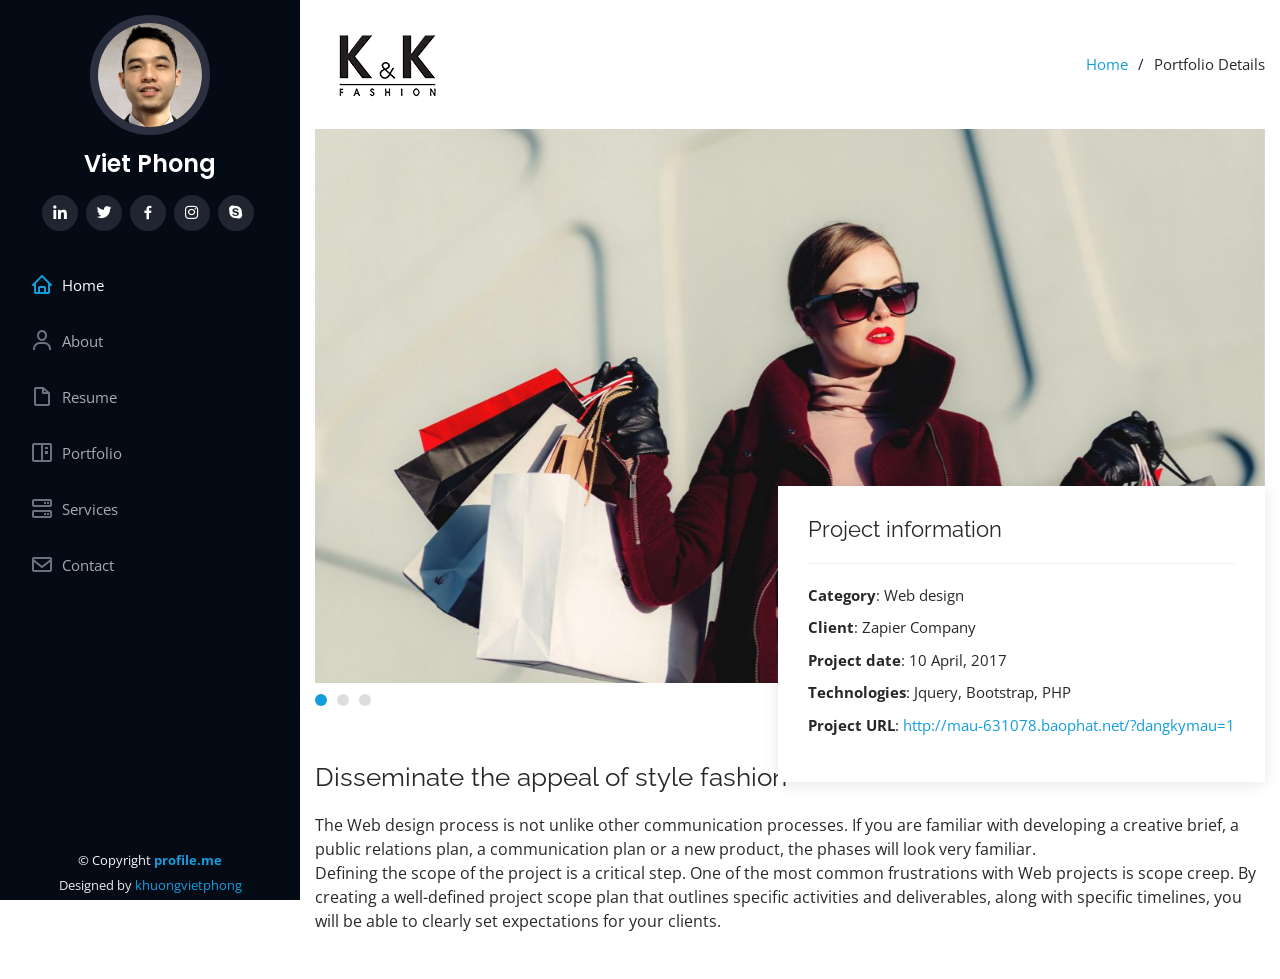
<file: portfolio-6-details.html>
﻿<!DOCTYPE html>
<html lang="en">
  <head>
    <meta charset="utf-8" />
    <meta content="width=device-width, initial-scale=1.0" name="viewport" />

    <title>Wiliamfeng - Portfolio Details</title>
    <meta content="" name="descriptison" />
    <meta content="" name="keywords" />

    <!-- Favicons -->
    <link href="assets\img\favicon.png" rel="icon" />
    <link href="assets\img\apple-touch-icon.png" rel="apple-touch-icon" />

    <!-- Google Fonts -->
    <link
      href="https://fonts.googleapis.com/css?family=Open+Sans:300,300i,400,400i,600,600i,700,700i|Raleway:300,300i,400,400i,500,500i,600,600i,700,700i|Poppins:300,300i,400,400i,500,500i,600,600i,700,700i"
      rel="stylesheet"
    />

    <!-- Vendor CSS Files -->
    <link
      href="assets\vendor\bootstrap\css\bootstrap.min.css"
      rel="stylesheet"
    />
    <link href="assets\vendor\icofont\icofont.min.css" rel="stylesheet" />
    <link href="assets\vendor\boxicons\css\boxicons.min.css" rel="stylesheet" />
    <link href="assets\vendor\venobox\venobox.css" rel="stylesheet" />
    <link
      href="assets\vendor\owl.carousel\assets\owl.carousel.min.css"
      rel="stylesheet"
    />
    <link href="assets\vendor\aos\aos.css" rel="stylesheet" />

    <!-- Template Main CSS File -->
    <link href="assets\css\style.css" rel="stylesheet" />

    <!-- =======================================================
  * Template Name: iPortfolio - v1.2.1
  * Template URL: https://devforum.info/frontend-template/
  * Author: DevForum.Info
  ======================================================== -->
  </head>

  <body>
    <!-- ======= Mobile nav toggle button ======= -->
    <button type="button" class="mobile-nav-toggle d-xl-none">
      <i class="icofont-navigation-menu"></i>
    </button>

    <!-- ======= Header ======= -->
    <header id="header">
      <div class="d-flex flex-column">
        <div class="profile">
          <img
            src="assets\img\avatar.jpg"
            alt=""
            class="img-fluid rounded-circle"
          />
          <h1 class="text-light"><a href="index.html">Viet Phong</a></h1>
          <div class="social-links mt-3 text-center">
            <a
              href="https://www.linkedin.com/in/viet-phong-6965911aa/"
              class="linkedin"
              target="blank"
              ><i class="bx bxl-linkedin"></i
            ></a>
            <a href="#" class="twitter"><i class="bx bxl-twitter"></i></a>
            <a href="#" class="facebook"><i class="bx bxl-facebook"></i></a>
            <a href="#" class="instagram"><i class="bx bxl-instagram"></i></a>
            <a href="#" class="google-plus"><i class="bx bxl-skype"></i></a>
          </div>
        </div>

        <nav class="nav-menu">
          <ul>
            <li class="active">
              <a href="index.html"
                ><i class="bx bx-home"></i> <span>Home</span></a
              >
            </li>
            <li>
              <a href="#about"><i class="bx bx-user"></i> <span>About</span></a>
            </li>
            <li>
              <a href="#resume"
                ><i class="bx bx-file-blank"></i> <span>Resume</span></a
              >
            </li>
            <li>
              <a href="#portfolio"
                ><i class="bx bx-book-content"></i> Portfolio</a
              >
            </li>
            <li>
              <a href="#services"><i class="bx bx-server"></i> Services</a>
            </li>
            <li>
              <a href="#contact"><i class="bx bx-envelope"></i> Contact</a>
            </li>
          </ul>
        </nav>
        <!-- .nav-menu -->
        <button type="button" class="mobile-nav-toggle d-xl-none">
          <i class="icofont-navigation-menu"></i>
        </button>
      </div>
    </header>
    <!-- End Header -->

    <main id="main">
      <!-- ======= Breadcrumbs ======= -->
      <section id="breadcrumbs" class="breadcrumbs">
        <div class="container">
          <div class="d-flex justify-content-between align-items-center">
            <img
              src="assets\img\portfolio\portfolio-6-logo.jpg"
              class="img-fluid"
              alt=""
            />
            <ol>
              <li><a href="index.html">Home</a></li>
              <li>Portfolio Details</li>
            </ol>
          </div>
        </div>
      </section>
      <!-- End Breadcrumbs -->

      <!-- ======= Portfolio Details Section ======= -->
      <section id="portfolio-details" class="portfolio-details">
        <div class="container">
          <div class="portfolio-details-container">
            <div class="owl-carousel portfolio-details-carousel">
              <img
                src="assets\img\portfolio\portfolio-details-51.jpg"
                class="img-fluid"
                alt=""
              />
              <img
                src="assets\img\portfolio\portfolio-details-52.jpg"
                class="img-fluid"
                alt=""
              />
              <img
                src="assets\img\portfolio\portfolio-details-62.jpg"
                class="img-fluid"
                alt=""
              />
            </div>

            <div class="portfolio-info">
              <h3>Project information</h3>
              <ul>
                <li><strong>Category</strong>: Web design</li>
                <li><strong>Client</strong>: Zapier Company</li>
                <li><strong>Project date</strong>: 10 April, 2017</li>
                <li><strong>Technologies</strong>: Jquery, Bootstrap, PHP</li>
                <li>
                  <strong>Project URL</strong>:
                  <a
                    href="http://mau-631078.baophat.net/?dangkymau=1"
                    target="_blank"
                    >http://mau-631078.baophat.net/?dangkymau=1</a
                  >
                </li>
              </ul>
            </div>
          </div>

          <div class="portfolio-description">
            <h2>Disseminate the appeal of style fashion</h2>
            <p>
              The Web design process is not unlike other communication
              processes. If you are familiar with developing a creative brief, a
              public relations plan, a communication plan or a new product, the
              phases will look very familiar.<br />
              Defining the scope of the project is a critical step. One of the
              most common frustrations with Web projects is scope creep. By
              creating a well-defined project scope plan that outlines specific
              activities and deliverables, along with specific timelines, you
              will be able to clearly set expectations for your clients.
            </p>
          </div>
        </div>
      </section>
      <!-- End Portfolio Details Section -->
    </main>
    <!-- End #main -->

    <!-- ======= Footer ======= -->
    <footer id="footer">
      <div class="container">
        <div class="copyright">
          &copy; Copyright
          <strong><a href="">profile.me</a></strong>
        </div>
        <div class="credits">
          Designed by
          <a href="https://wiliamfeng.github.io/cv/">khuongvietphong</a>
        </div>
      </div>
    </footer>
    <!-- End  Footer -->

    <a href="#" class="back-to-top"><i class="icofont-simple-up"></i></a>

    <!-- Vendor JS Files -->
    <script src="assets\vendor\jquery\jquery.min.js"></script>
    <script src="assets\vendor\bootstrap\js\bootstrap.bundle.min.js"></script>
    <script src="assets\vendor\jquery.easing\jquery.easing.min.js"></script>
    <script src="assets\vendor\php-email-form\validate.js"></script>
    <script src="assets\vendor\waypoints\jquery.waypoints.min.js"></script>
    <script src="assets\vendor\counterup\counterup.min.js"></script>
    <script src="assets\vendor\isotope-layout\isotope.pkgd.min.js"></script>
    <script src="assets\vendor\venobox\venobox.min.js"></script>
    <script src="assets\vendor\owl.carousel\owl.carousel.min.js"></script>
    <script src="assets\vendor\typed.js\typed.min.js"></script>
    <script src="assets\vendor\aos\aos.js"></script>

    <!-- Template Main JS File -->
    <script src="assets\js\main.js"></script>
  </body>
</html>
</file>
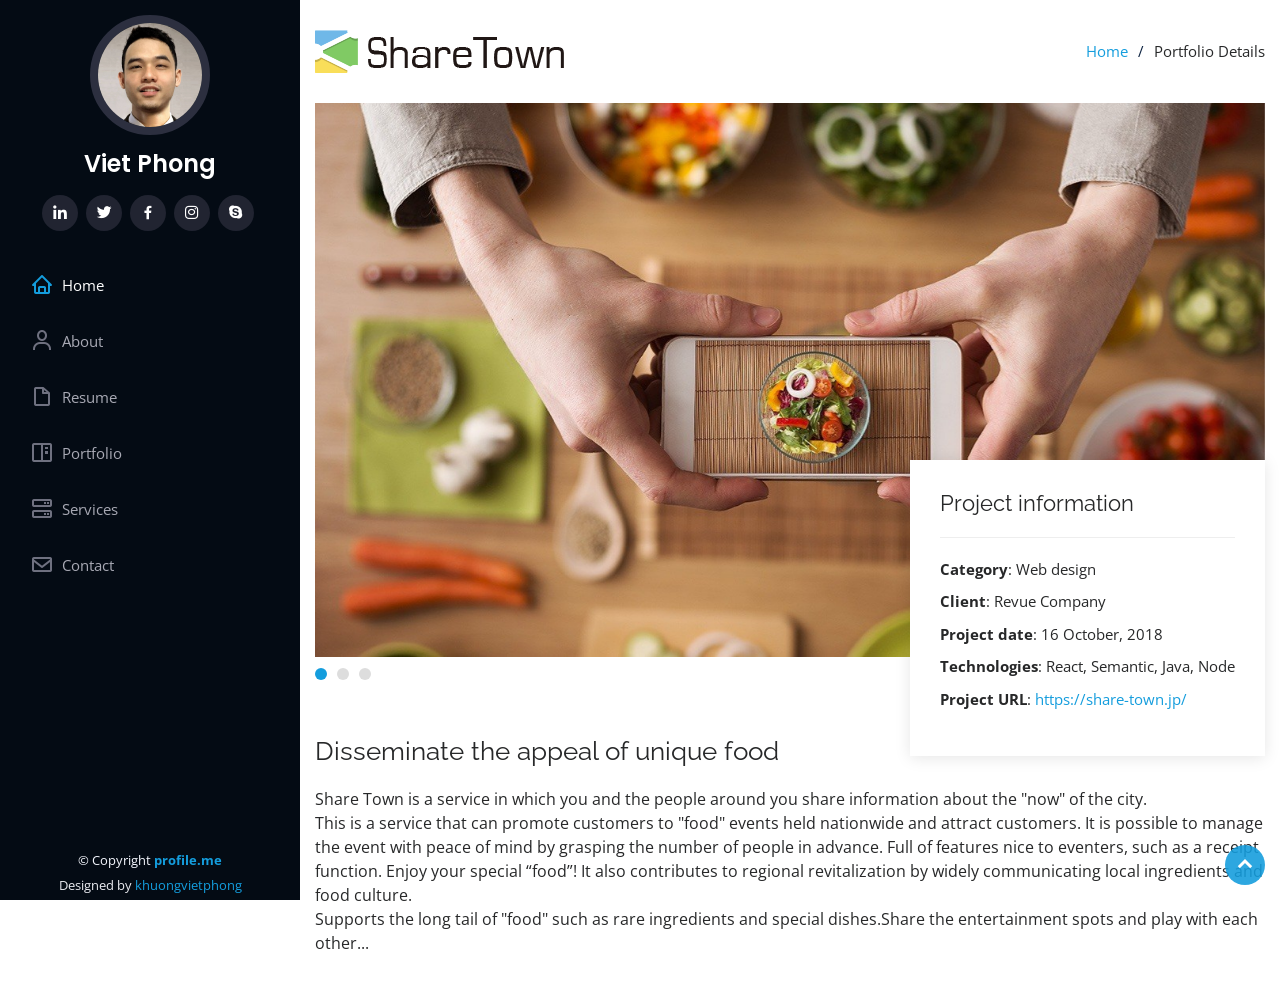
<file: portfolio-7-details.html>
﻿<!DOCTYPE html>
<html lang="en">
  <head>
    <meta charset="utf-8" />
    <meta content="width=device-width, initial-scale=1.0" name="viewport" />

    <title>Wiliamfeng - Portfolio Details</title>
    <meta content="" name="descriptison" />
    <meta content="" name="keywords" />

    <!-- Favicons -->
    <link href="assets\img\favicon.png" rel="icon" />
    <link href="assets\img\apple-touch-icon.png" rel="apple-touch-icon" />

    <!-- Google Fonts -->
    <link
      href="https://fonts.googleapis.com/css?family=Open+Sans:300,300i,400,400i,600,600i,700,700i|Raleway:300,300i,400,400i,500,500i,600,600i,700,700i|Poppins:300,300i,400,400i,500,500i,600,600i,700,700i"
      rel="stylesheet"
    />

    <!-- Vendor CSS Files -->
    <link
      href="assets\vendor\bootstrap\css\bootstrap.min.css"
      rel="stylesheet"
    />
    <link href="assets\vendor\icofont\icofont.min.css" rel="stylesheet" />
    <link href="assets\vendor\boxicons\css\boxicons.min.css" rel="stylesheet" />
    <link href="assets\vendor\venobox\venobox.css" rel="stylesheet" />
    <link
      href="assets\vendor\owl.carousel\assets\owl.carousel.min.css"
      rel="stylesheet"
    />
    <link href="assets\vendor\aos\aos.css" rel="stylesheet" />

    <!-- Template Main CSS File -->
    <link href="assets\css\style.css" rel="stylesheet" />

    <!-- =======================================================
  * Template Name: iPortfolio - v1.2.1
  * Template URL: https://devforum.info/frontend-template/
  * Author: DevForum.Info
  ======================================================== -->
  </head>

  <body>
    <!-- ======= Mobile nav toggle button ======= -->
    <button type="button" class="mobile-nav-toggle d-xl-none">
      <i class="icofont-navigation-menu"></i>
    </button>

    <!-- ======= Header ======= -->
    <header id="header">
      <div class="d-flex flex-column">
        <div class="profile">
          <img
            src="assets\img\avatar.jpg"
            alt=""
            class="img-fluid rounded-circle"
          />
          <h1 class="text-light"><a href="index.html">Viet Phong</a></h1>
          <div class="social-links mt-3 text-center">
            <a
              href="https://www.linkedin.com/in/viet-phong-6965911aa/"
              class="linkedin"
              target="blank"
              ><i class="bx bxl-linkedin"></i
            ></a>
            <a href="#" class="twitter"><i class="bx bxl-twitter"></i></a>
            <a href="#" class="facebook"><i class="bx bxl-facebook"></i></a>
            <a href="#" class="instagram"><i class="bx bxl-instagram"></i></a>
            <a href="#" class="google-plus"><i class="bx bxl-skype"></i></a>
          </div>
        </div>

        <nav class="nav-menu">
          <ul>
            <li class="active">
              <a href="index.html"
                ><i class="bx bx-home"></i> <span>Home</span></a
              >
            </li>
            <li>
              <a href="#about"><i class="bx bx-user"></i> <span>About</span></a>
            </li>
            <li>
              <a href="#resume"
                ><i class="bx bx-file-blank"></i> <span>Resume</span></a
              >
            </li>
            <li>
              <a href="#portfolio"
                ><i class="bx bx-book-content"></i> Portfolio</a
              >
            </li>
            <li>
              <a href="#services"><i class="bx bx-server"></i> Services</a>
            </li>
            <li>
              <a href="#contact"><i class="bx bx-envelope"></i> Contact</a>
            </li>
          </ul>
        </nav>
        <!-- .nav-menu -->
        <button type="button" class="mobile-nav-toggle d-xl-none">
          <i class="icofont-navigation-menu"></i>
        </button>
      </div>
    </header>
    <!-- End Header -->

    <main id="main">
      <!-- ======= Breadcrumbs ======= -->
      <section id="breadcrumbs" class="breadcrumbs">
        <div class="container">
          <div class="d-flex justify-content-between align-items-center">
            <img
              src="assets\img\portfolio\portfolio-7-logo.jpg"
              class="img-fluid"
              alt=""
            />
            <ol>
              <li><a href="index.html">Home</a></li>
              <li>Portfolio Details</li>
            </ol>
          </div>
        </div>
      </section>
      <!-- End Breadcrumbs -->

      <!-- ======= Portfolio Details Section ======= -->
      <section id="portfolio-details" class="portfolio-details">
        <div class="container">
          <div class="portfolio-details-container">
            <div class="owl-carousel portfolio-details-carousel">
              <img
                src="assets\img\portfolio\portfolio-details-71.jpg"
                class="img-fluid"
                alt=""
              />
              <img
                src="assets\img\portfolio\portfolio-details-72.jpg"
                class="img-fluid"
                alt=""
              />
              <img
                src="assets\img\portfolio\portfolio-details-73.jpg"
                class="img-fluid"
                alt=""
              />
            </div>

            <div class="portfolio-info">
              <h3>Project information</h3>
              <ul>
                <li><strong>Category</strong>: Web design</li>
                <li><strong>Client</strong>: Revue Company</li>
                <li><strong>Project date</strong>: 16 October, 2018</li>
                <li>
                  <strong>Technologies</strong>: React, Semantic, Java, Node
                </li>
                <li>
                  <strong>Project URL</strong>:
                  <a href="https://share-town.jp/" target="_blank"
                    >https://share-town.jp/</a
                  >
                </li>
              </ul>
            </div>
          </div>

          <div class="portfolio-description">
            <h2>Disseminate the appeal of unique food</h2>
            <p>
              Share Town is a service in which you and the people around you
              share information about the "now" of the city.<br />
              This is a service that can promote customers to "food" events held
              nationwide and attract customers. It is possible to manage the
              event with peace of mind by grasping the number of people in
              advance. Full of features nice to eventers, such as a receipt
              function. Enjoy your special “food”! It also contributes to
              regional revitalization by widely communicating local ingredients
              and food culture.<br />
              Supports the long tail of "food" such as rare ingredients and
              special dishes.Share the entertainment spots and play with each
              other...
            </p>
          </div>
        </div>
      </section>
      <!-- End Portfolio Details Section -->
    </main>
    <!-- End #main -->

    <!-- ======= Footer ======= -->
    <footer id="footer">
      <div class="container">
        <div class="copyright">
          &copy; Copyright
          <strong><a href="">profile.me</a></strong>
        </div>
        <div class="credits">
          Designed by
          <a href="https://wiliamfeng.github.io/cv/">khuongvietphong</a>
        </div>
      </div>
    </footer>
    <!-- End  Footer -->

    <a href="#" class="back-to-top"><i class="icofont-simple-up"></i></a>

    <!-- Vendor JS Files -->
    <script src="assets\vendor\jquery\jquery.min.js"></script>
    <script src="assets\vendor\bootstrap\js\bootstrap.bundle.min.js"></script>
    <script src="assets\vendor\jquery.easing\jquery.easing.min.js"></script>
    <script src="assets\vendor\php-email-form\validate.js"></script>
    <script src="assets\vendor\waypoints\jquery.waypoints.min.js"></script>
    <script src="assets\vendor\counterup\counterup.min.js"></script>
    <script src="assets\vendor\isotope-layout\isotope.pkgd.min.js"></script>
    <script src="assets\vendor\venobox\venobox.min.js"></script>
    <script src="assets\vendor\owl.carousel\owl.carousel.min.js"></script>
    <script src="assets\vendor\typed.js\typed.min.js"></script>
    <script src="assets\vendor\aos\aos.js"></script>

    <!-- Template Main JS File -->
    <script src="assets\js\main.js"></script>
  </body>
</html>
</file>
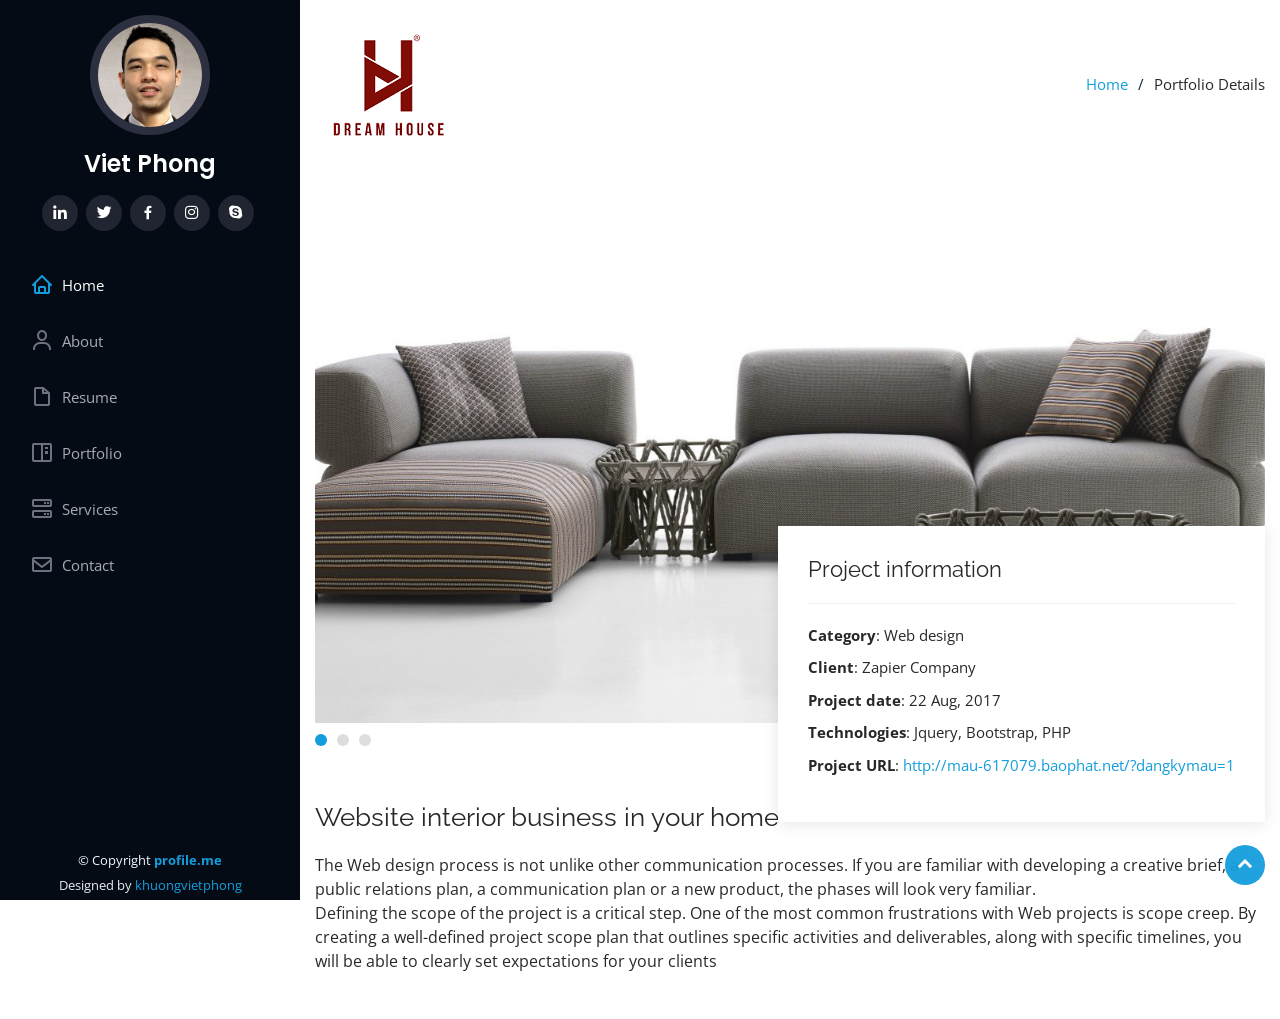
<file: portfolio-8-details.html>
﻿<!DOCTYPE html>
<html lang="en">
  <head>
    <meta charset="utf-8" />
    <meta content="width=device-width, initial-scale=1.0" name="viewport" />

    <title>Wiliamfeng - Portfolio Details</title>
    <meta content="" name="descriptison" />
    <meta content="" name="keywords" />

    <!-- Favicons -->
    <link href="assets\img\favicon.png" rel="icon" />
    <link href="assets\img\apple-touch-icon.png" rel="apple-touch-icon" />

    <!-- Google Fonts -->
    <link
      href="https://fonts.googleapis.com/css?family=Open+Sans:300,300i,400,400i,600,600i,700,700i|Raleway:300,300i,400,400i,500,500i,600,600i,700,700i|Poppins:300,300i,400,400i,500,500i,600,600i,700,700i"
      rel="stylesheet"
    />

    <!-- Vendor CSS Files -->
    <link
      href="assets\vendor\bootstrap\css\bootstrap.min.css"
      rel="stylesheet"
    />
    <link href="assets\vendor\icofont\icofont.min.css" rel="stylesheet" />
    <link href="assets\vendor\boxicons\css\boxicons.min.css" rel="stylesheet" />
    <link href="assets\vendor\venobox\venobox.css" rel="stylesheet" />
    <link
      href="assets\vendor\owl.carousel\assets\owl.carousel.min.css"
      rel="stylesheet"
    />
    <link href="assets\vendor\aos\aos.css" rel="stylesheet" />

    <!-- Template Main CSS File -->
    <link href="assets\css\style.css" rel="stylesheet" />

    <!-- =======================================================
  * Template Name: iPortfolio - v1.2.1
  * Template URL: https://devforum.info/frontend-template/
  * Author: DevForum.Info
  ======================================================== -->
  </head>

  <body>
    <!-- ======= Mobile nav toggle button ======= -->
    <button type="button" class="mobile-nav-toggle d-xl-none">
      <i class="icofont-navigation-menu"></i>
    </button>

    <!-- ======= Header ======= -->
    <header id="header">
      <div class="d-flex flex-column">
        <div class="profile">
          <img
            src="assets\img\avatar.jpg"
            alt=""
            class="img-fluid rounded-circle"
          />
          <h1 class="text-light"><a href="index.html">Viet Phong</a></h1>
          <div class="social-links mt-3 text-center">
            <a
              href="https://www.linkedin.com/in/viet-phong-6965911aa/"
              class="linkedin"
              target="blank"
              ><i class="bx bxl-linkedin"></i
            ></a>
            <a href="#" class="twitter"><i class="bx bxl-twitter"></i></a>
            <a href="#" class="facebook"><i class="bx bxl-facebook"></i></a>
            <a href="#" class="instagram"><i class="bx bxl-instagram"></i></a>
            <a href="#" class="google-plus"><i class="bx bxl-skype"></i></a>
          </div>
        </div>

        <nav class="nav-menu">
          <ul>
            <li class="active">
              <a href="index.html"
                ><i class="bx bx-home"></i> <span>Home</span></a
              >
            </li>
            <li>
              <a href="#about"><i class="bx bx-user"></i> <span>About</span></a>
            </li>
            <li>
              <a href="#resume"
                ><i class="bx bx-file-blank"></i> <span>Resume</span></a
              >
            </li>
            <li>
              <a href="#portfolio"
                ><i class="bx bx-book-content"></i> Portfolio</a
              >
            </li>
            <li>
              <a href="#services"><i class="bx bx-server"></i> Services</a>
            </li>
            <li>
              <a href="#contact"><i class="bx bx-envelope"></i> Contact</a>
            </li>
          </ul>
        </nav>
        <!-- .nav-menu -->
        <button type="button" class="mobile-nav-toggle d-xl-none">
          <i class="icofont-navigation-menu"></i>
        </button>
      </div>
    </header>
    <!-- End Header -->

    <main id="main">
      <!-- ======= Breadcrumbs ======= -->
      <section id="breadcrumbs" class="breadcrumbs">
        <div class="container">
          <div class="d-flex justify-content-between align-items-center">
            <img
              src="assets\img\portfolio\portfolio-8-logo.jpg"
              class="img-fluid"
              alt=""
            />
            <ol>
              <li><a href="index.html">Home</a></li>
              <li>Portfolio Details</li>
            </ol>
          </div>
        </div>
      </section>
      <!-- End Breadcrumbs -->

      <!-- ======= Portfolio Details Section ======= -->
      <section id="portfolio-details" class="portfolio-details">
        <div class="container">
          <div class="portfolio-details-container">
            <div class="owl-carousel portfolio-details-carousel">
              <img
                src="assets\img\portfolio\portfolio-details-81.jpg"
                class="img-fluid"
                alt=""
              />
              <img
                src="assets\img\portfolio\portfolio-details-82.jpg"
                class="img-fluid"
                alt=""
              />
              <img
                src="assets\img\portfolio\portfolio-details-83.jpg"
                class="img-fluid"
                alt=""
              />
            </div>

            <div class="portfolio-info">
              <h3>Project information</h3>
              <ul>
                <li><strong>Category</strong>: Web design</li>
                <li><strong>Client</strong>: Zapier Company</li>
                <li><strong>Project date</strong>: 22 Aug, 2017</li>
                <li><strong>Technologies</strong>: Jquery, Bootstrap, PHP</li>
                <li>
                  <strong>Project URL</strong>:
                  <a
                    href="http://mau-617079.baophat.net/?dangkymau=1"
                    target="_blank"
                    >http://mau-617079.baophat.net/?dangkymau=1</a
                  >
                </li>
              </ul>
            </div>
          </div>

          <div class="portfolio-description">
            <h2>Website interior business in your home</h2>
            <p>
              The Web design process is not unlike other communication
              processes. If you are familiar with developing a creative brief, a
              public relations plan, a communication plan or a new product, the
              phases will look very familiar.<br />
              Defining the scope of the project is a critical step. One of the
              most common frustrations with Web projects is scope creep. By
              creating a well-defined project scope plan that outlines specific
              activities and deliverables, along with specific timelines, you
              will be able to clearly set expectations for your clients
            </p>
          </div>
        </div>
      </section>
      <!-- End Portfolio Details Section -->
    </main>
    <!-- End #main -->

    <!-- ======= Footer ======= -->
    <footer id="footer">
      <div class="container">
        <div class="copyright">
          &copy; Copyright
          <strong><a href="">profile.me</a></strong>
        </div>
        <div class="credits">
          Designed by
          <a href="https://wiliamfeng.github.io/cv/">khuongvietphong</a>
        </div>
      </div>
    </footer>
    <!-- End  Footer -->

    <a href="#" class="back-to-top"><i class="icofont-simple-up"></i></a>

    <!-- Vendor JS Files -->
    <script src="assets\vendor\jquery\jquery.min.js"></script>
    <script src="assets\vendor\bootstrap\js\bootstrap.bundle.min.js"></script>
    <script src="assets\vendor\jquery.easing\jquery.easing.min.js"></script>
    <script src="assets\vendor\php-email-form\validate.js"></script>
    <script src="assets\vendor\waypoints\jquery.waypoints.min.js"></script>
    <script src="assets\vendor\counterup\counterup.min.js"></script>
    <script src="assets\vendor\isotope-layout\isotope.pkgd.min.js"></script>
    <script src="assets\vendor\venobox\venobox.min.js"></script>
    <script src="assets\vendor\owl.carousel\owl.carousel.min.js"></script>
    <script src="assets\vendor\typed.js\typed.min.js"></script>
    <script src="assets\vendor\aos\aos.js"></script>

    <!-- Template Main JS File -->
    <script src="assets\js\main.js"></script>
  </body>
</html>
</file>
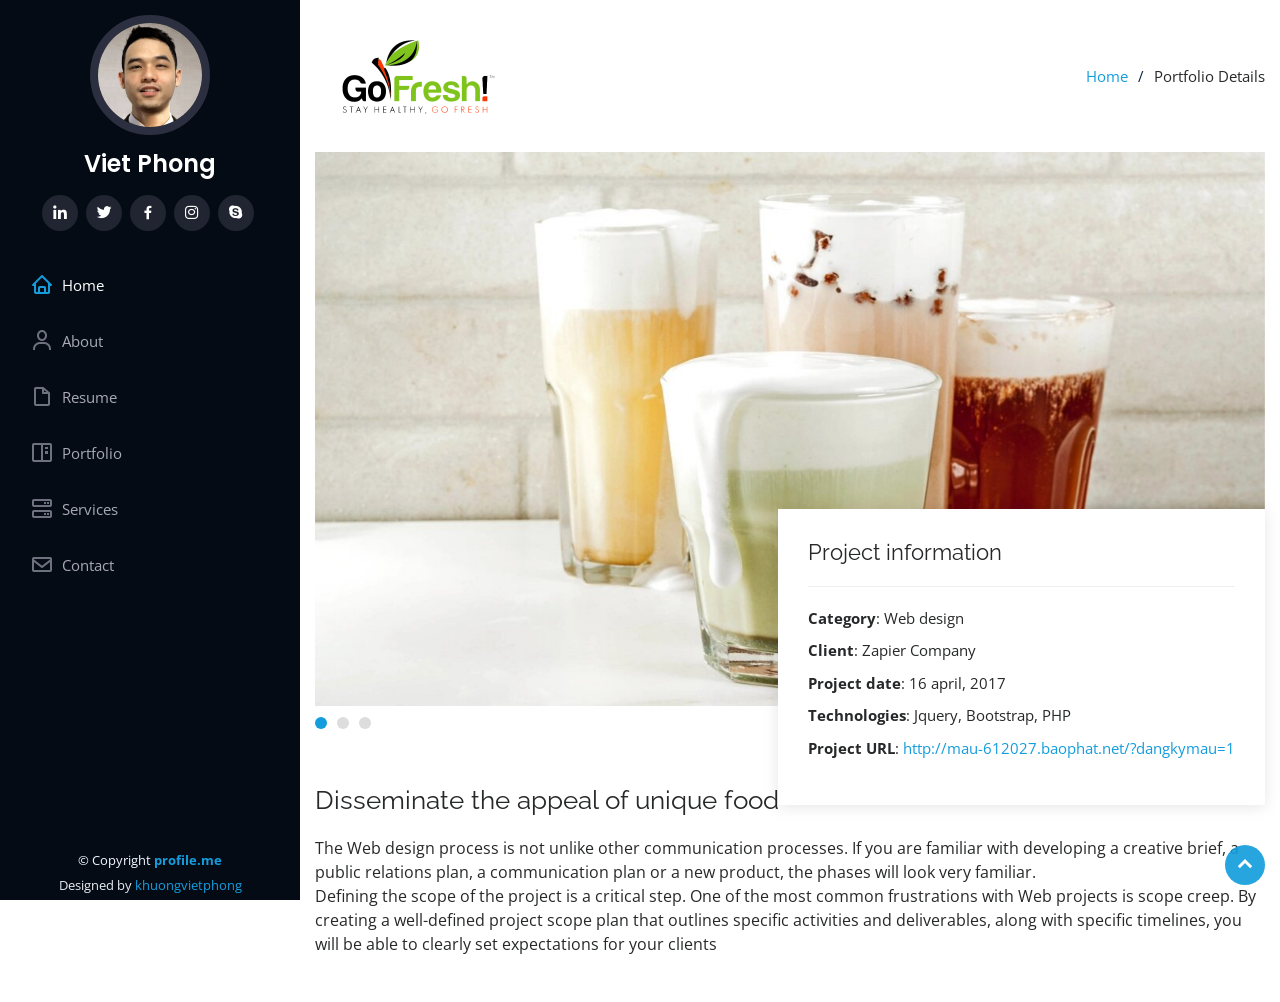
<file: portfolio-9-details.html>
﻿<!DOCTYPE html>
<html lang="en">
  <head>
    <meta charset="utf-8" />
    <meta content="width=device-width, initial-scale=1.0" name="viewport" />

    <title>Wiliamfeng - Portfolio Details</title>
    <meta content="" name="descriptison" />
    <meta content="" name="keywords" />

    <!-- Favicons -->
    <link href="assets\img\favicon.png" rel="icon" />
    <link href="assets\img\apple-touch-icon.png" rel="apple-touch-icon" />

    <!-- Google Fonts -->
    <link
      href="https://fonts.googleapis.com/css?family=Open+Sans:300,300i,400,400i,600,600i,700,700i|Raleway:300,300i,400,400i,500,500i,600,600i,700,700i|Poppins:300,300i,400,400i,500,500i,600,600i,700,700i"
      rel="stylesheet"
    />

    <!-- Vendor CSS Files -->
    <link
      href="assets\vendor\bootstrap\css\bootstrap.min.css"
      rel="stylesheet"
    />
    <link href="assets\vendor\icofont\icofont.min.css" rel="stylesheet" />
    <link href="assets\vendor\boxicons\css\boxicons.min.css" rel="stylesheet" />
    <link href="assets\vendor\venobox\venobox.css" rel="stylesheet" />
    <link
      href="assets\vendor\owl.carousel\assets\owl.carousel.min.css"
      rel="stylesheet"
    />
    <link href="assets\vendor\aos\aos.css" rel="stylesheet" />

    <!-- Template Main CSS File -->
    <link href="assets\css\style.css" rel="stylesheet" />

    <!-- =======================================================
  * Template Name: iPortfolio - v1.2.1
  * Template URL: https://devforum.info/frontend-template/
  * Author: DevForum.Info
  ======================================================== -->
  </head>

  <body>
    <!-- ======= Mobile nav toggle button ======= -->
    <button type="button" class="mobile-nav-toggle d-xl-none">
      <i class="icofont-navigation-menu"></i>
    </button>

    <!-- ======= Header ======= -->
    <header id="header">
      <div class="d-flex flex-column">
        <div class="profile">
          <img
            src="assets\img\avatar.jpg"
            alt=""
            class="img-fluid rounded-circle"
          />
          <h1 class="text-light"><a href="index.html">Viet Phong</a></h1>
          <div class="social-links mt-3 text-center">
            <a
              href="https://www.linkedin.com/in/viet-phong-6965911aa/"
              class="linkedin"
              target="blank"
              ><i class="bx bxl-linkedin"></i
            ></a>
            <a href="#" class="twitter"><i class="bx bxl-twitter"></i></a>
            <a href="#" class="facebook"><i class="bx bxl-facebook"></i></a>
            <a href="#" class="instagram"><i class="bx bxl-instagram"></i></a>
            <a href="#" class="google-plus"><i class="bx bxl-skype"></i></a>
          </div>
        </div>

        <nav class="nav-menu">
          <ul>
            <li class="active">
              <a href="index.html"
                ><i class="bx bx-home"></i> <span>Home</span></a
              >
            </li>
            <li>
              <a href="#about"><i class="bx bx-user"></i> <span>About</span></a>
            </li>
            <li>
              <a href="#resume"
                ><i class="bx bx-file-blank"></i> <span>Resume</span></a
              >
            </li>
            <li>
              <a href="#portfolio"
                ><i class="bx bx-book-content"></i> Portfolio</a
              >
            </li>
            <li>
              <a href="#services"><i class="bx bx-server"></i> Services</a>
            </li>
            <li>
              <a href="#contact"><i class="bx bx-envelope"></i> Contact</a>
            </li>
          </ul>
        </nav>
        <!-- .nav-menu -->
        <button type="button" class="mobile-nav-toggle d-xl-none">
          <i class="icofont-navigation-menu"></i>
        </button>
      </div>
    </header>
    <!-- End Header -->

    <main id="main">
      <!-- ======= Breadcrumbs ======= -->
      <section id="breadcrumbs" class="breadcrumbs">
        <div class="container">
          <div class="d-flex justify-content-between align-items-center">
            <img
              src="assets\img\portfolio\portfolio-9-logo.jpg"
              class="img-fluid"
              alt=""
            />
            <ol>
              <li><a href="index.html">Home</a></li>
              <li>Portfolio Details</li>
            </ol>
          </div>
        </div>
      </section>
      <!-- End Breadcrumbs -->

      <!-- ======= Portfolio Details Section ======= -->
      <section id="portfolio-details" class="portfolio-details">
        <div class="container">
          <div class="portfolio-details-container">
            <div class="owl-carousel portfolio-details-carousel">
              <img
                src="assets\img\portfolio\portfolio-details-91.jpg"
                class="img-fluid"
                alt=""
              />
              <img
                src="assets\img\portfolio\portfolio-details-92.jpg"
                class="img-fluid"
                alt=""
              />
              <img
                src="assets\img\portfolio\portfolio-details-93.jpg"
                class="img-fluid"
                alt=""
              />
            </div>

            <div class="portfolio-info">
              <h3>Project information</h3>
              <ul>
                <li><strong>Category</strong>: Web design</li>
                <li><strong>Client</strong>: Zapier Company</li>
                <li><strong>Project date</strong>: 16 april, 2017</li>
                <li><strong>Technologies</strong>: Jquery, Bootstrap, PHP</li>
                <li>
                  <strong>Project URL</strong>:
                  <a
                    href="http://mau-612027.baophat.net/?dangkymau=1"
                    target="_blank"
                    >http://mau-612027.baophat.net/?dangkymau=1</a
                  >
                </li>
              </ul>
            </div>
          </div>

          <div class="portfolio-description">
            <h2>Disseminate the appeal of unique food</h2>
            <p>
              The Web design process is not unlike other communication
              processes. If you are familiar with developing a creative brief, a
              public relations plan, a communication plan or a new product, the
              phases will look very familiar.<br />
              Defining the scope of the project is a critical step. One of the
              most common frustrations with Web projects is scope creep. By
              creating a well-defined project scope plan that outlines specific
              activities and deliverables, along with specific timelines, you
              will be able to clearly set expectations for your clients
            </p>
          </div>
        </div>
      </section>
      <!-- End Portfolio Details Section -->
    </main>
    <!-- End #main -->

    <!-- ======= Footer ======= -->
    <footer id="footer">
      <div class="container">
        <div class="copyright">
          &copy; Copyright
          <strong><a href="">profile.me</a></strong>
        </div>
        <div class="credits">
          Designed by
          <a href="https://wiliamfeng.github.io/cv/">khuongvietphong</a>
        </div>
      </div>
    </footer>
    <!-- End  Footer -->

    <a href="#" class="back-to-top"><i class="icofont-simple-up"></i></a>

    <!-- Vendor JS Files -->
    <script src="assets\vendor\jquery\jquery.min.js"></script>
    <script src="assets\vendor\bootstrap\js\bootstrap.bundle.min.js"></script>
    <script src="assets\vendor\jquery.easing\jquery.easing.min.js"></script>
    <script src="assets\vendor\php-email-form\validate.js"></script>
    <script src="assets\vendor\waypoints\jquery.waypoints.min.js"></script>
    <script src="assets\vendor\counterup\counterup.min.js"></script>
    <script src="assets\vendor\isotope-layout\isotope.pkgd.min.js"></script>
    <script src="assets\vendor\venobox\venobox.min.js"></script>
    <script src="assets\vendor\owl.carousel\owl.carousel.min.js"></script>
    <script src="assets\vendor\typed.js\typed.min.js"></script>
    <script src="assets\vendor\aos\aos.js"></script>

    <!-- Template Main JS File -->
    <script src="assets\js\main.js"></script>
  </body>
</html>
</file>
